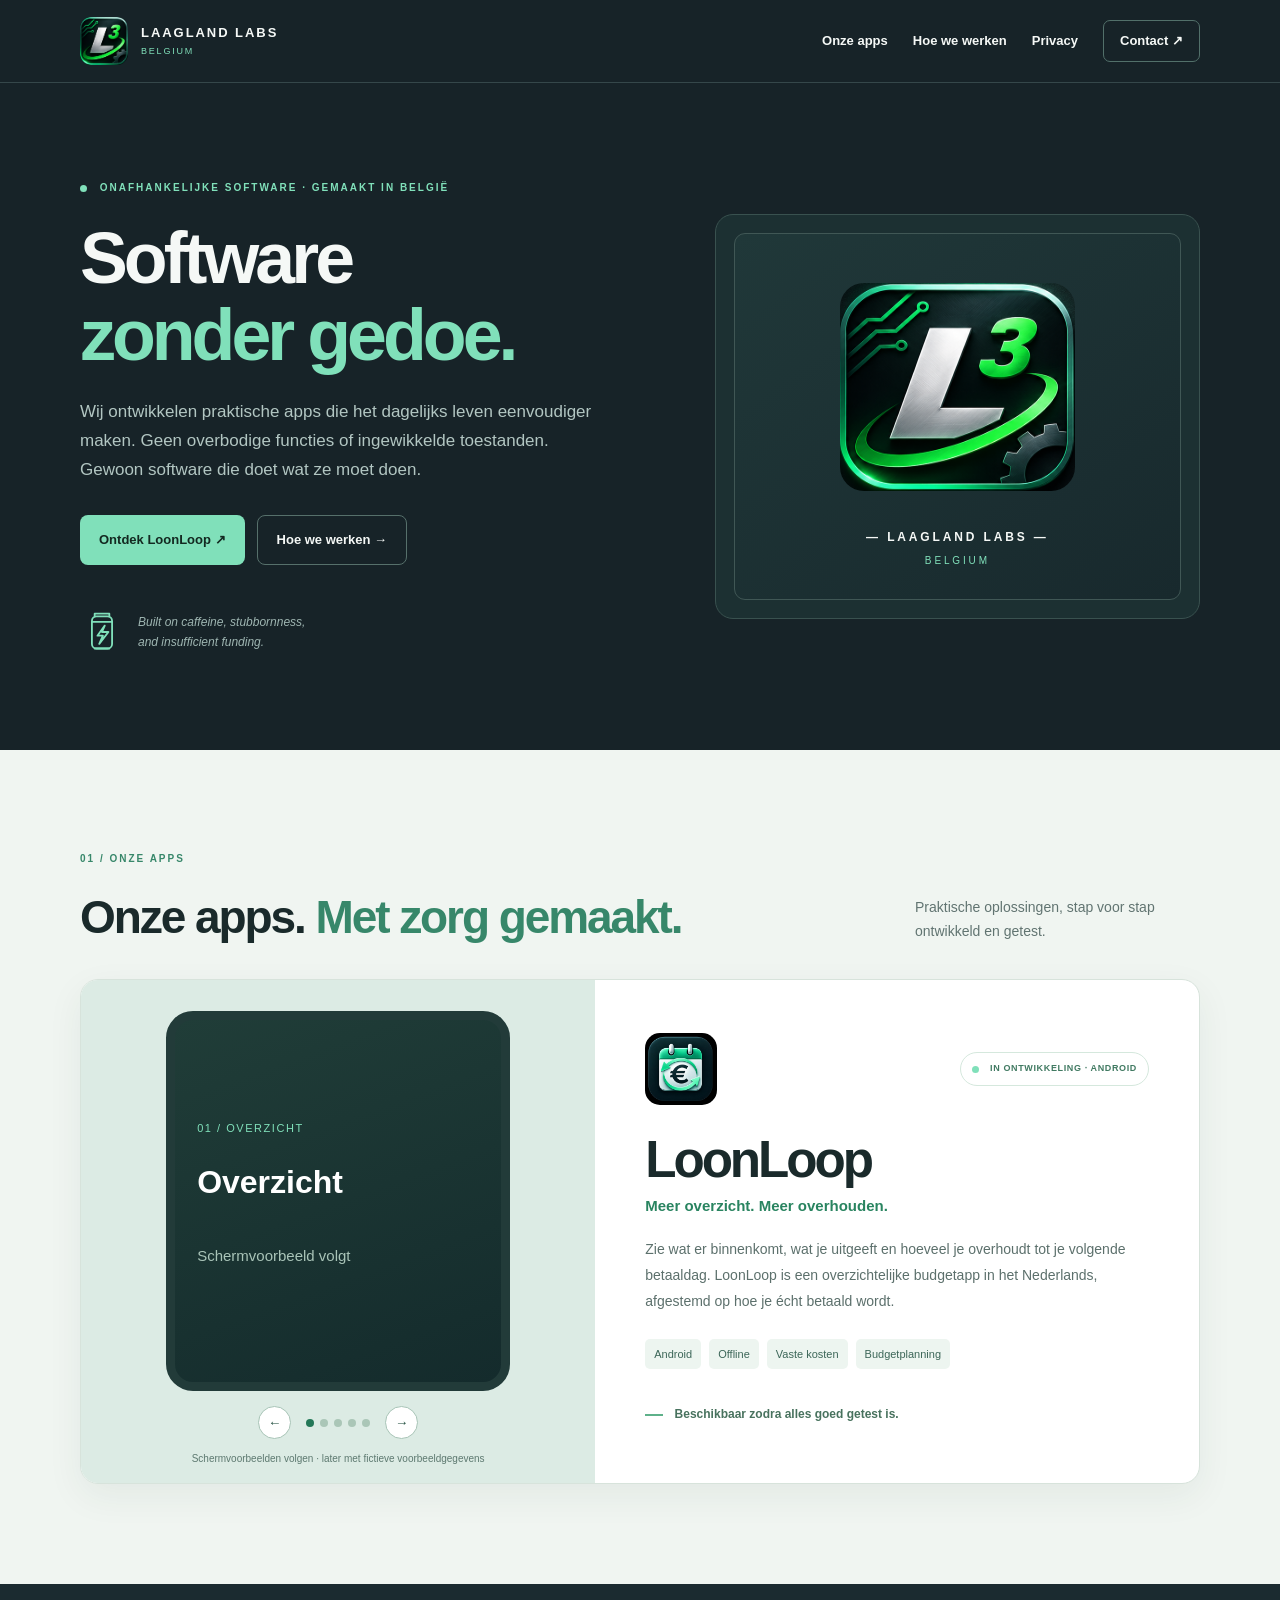
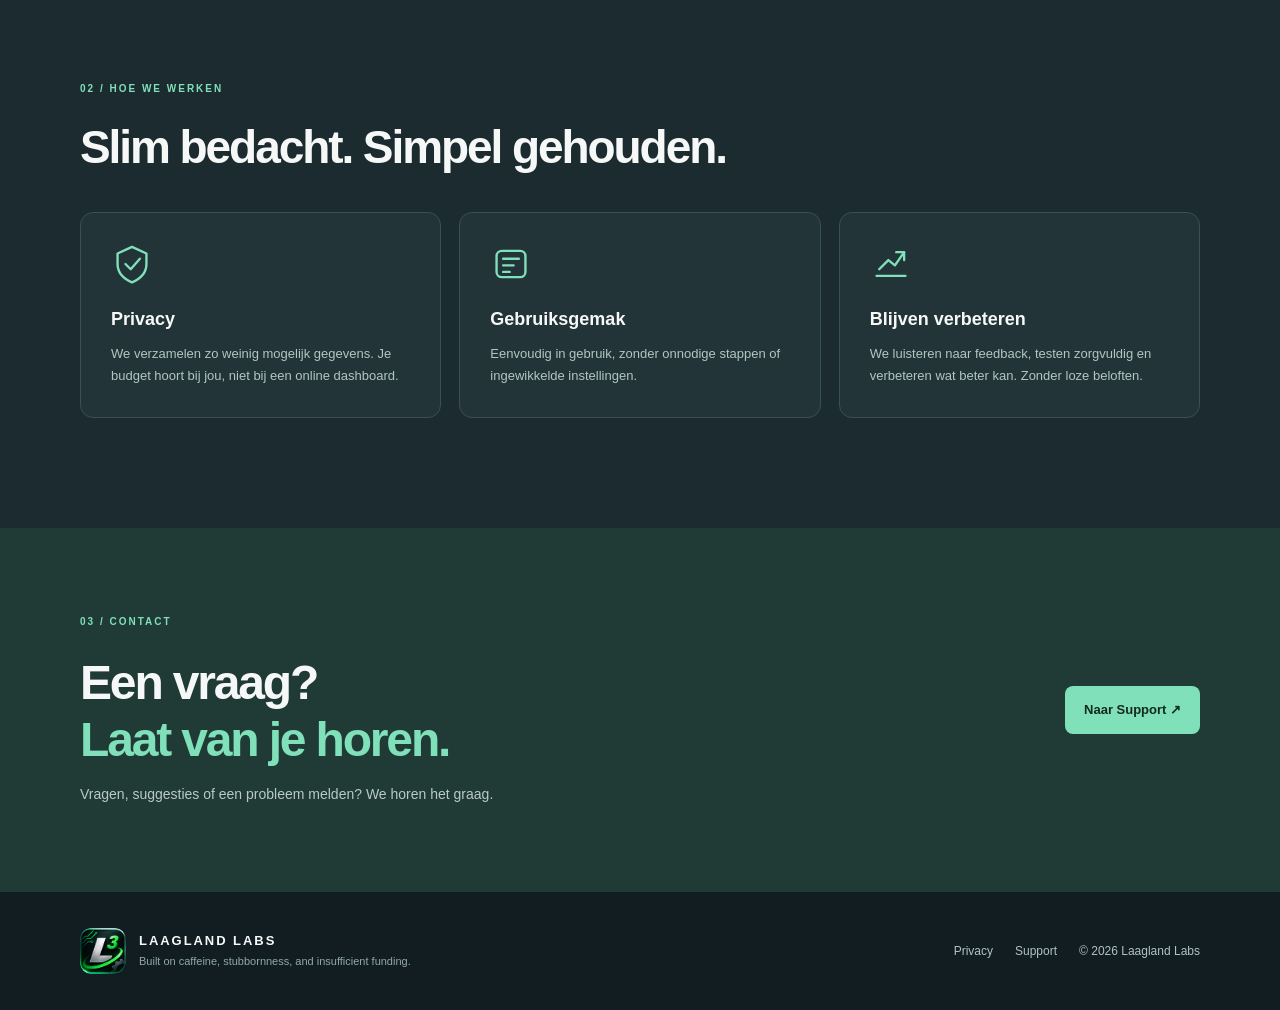
<file: index.html>
<!doctype html><html lang="nl-BE"><head><meta charset="utf-8"><meta name="viewport" content="width=device-width,initial-scale=1"><meta name="theme-color" content="#172328"><meta name="description" content="Laagland Labs ontwikkelt praktische software zonder gedoe. Ontdek LoonLoop, een eenvoudige budgetapp voor België."><title>Laagland Labs — Software zonder gedoe.</title><link rel="icon" href="assets/favicon.svg" type="image/svg+xml"><link rel="stylesheet" href="styles.css"></head><body>
<header class="header"><div class="container nav"><a href="index.html" class="brand" aria-label="Laagland Labs startpagina"><img src="assets/l3-logo-approved.png" width="48" height="48" alt=""><span><strong>LAAGLAND LABS</strong><small>BELGIUM</small></span></a><nav aria-label="Hoofdnavigatie"><a href="#apps">Onze apps</a><a href="#about">Hoe we werken</a><a href="privacy.html">Privacy</a><a class="nav-cta" href="support.html">Contact ↗</a></nav></div></header>
<main><section class="hero container"><div class="hero-copy"><p class="eyebrow"><span class="dot"></span> ONAFHANKELIJKE SOFTWARE · GEMAAKT IN BELGIË</p><h1>Software<br><span>zonder gedoe.</span></h1><p class="lead">Wij ontwikkelen praktische apps die het dagelijks leven eenvoudiger maken. Geen overbodige functies of ingewikkelde toestanden. Gewoon software die doet wat ze moet doen.</p><div class="actions"><a class="btn btn-primary" href="#apps">Ontdek LoonLoop ↗</a><a class="btn btn-outline" href="#about">Hoe we werken →</a></div><div class="slogan"><img class="coffee-icon" src="assets/energy-can.svg" width="44" height="44" alt=""><p>Built on caffeine, stubbornness,<br>and insufficient funding.</p></div></div><div class="hero-art"><div class="hero-art-inner"><div class="mark-stage"><img src="assets/l3-logo-approved.png" width="208" height="208" alt="Laagland Labs L³-logo"></div><div class="art-caption"><span class="art-caption-name">— LAAGLAND LABS —</span><span class="art-caption-location">BELGIUM</span></div></div></div></section>
<section class="apps" id="apps"><div class="container"><div class="section-intro"><div><p class="eyebrow dark">01 / ONZE APPS</p><h2>Onze apps. <span>Met zorg gemaakt.</span></h2></div><p>Praktische oplossingen, stap voor stap ontwikkeld en getest.</p></div><div class="product"><div class="product-visual"><div class="gallery" aria-label="LoonLoop schermvoorbeelden"><div class="gallery-viewport" id="gallery-viewport"><div class="gallery-track" id="gallery-track"><div class="gallery-slide"><div class="placeholder-screen"><span>01 / OVERZICHT</span><strong>Overzicht</strong><p>Schermvoorbeeld volgt</p></div></div><div class="gallery-slide"><div class="placeholder-screen"><span>02 / BUDGET</span><strong>Budget</strong><p>Schermvoorbeeld volgt</p></div></div><div class="gallery-slide"><div class="placeholder-screen"><span>03 / INKOMSTEN</span><strong>Inkomsten</strong><p>Schermvoorbeeld volgt</p></div></div><div class="gallery-slide"><div class="placeholder-screen"><span>04 / UITGAVEN</span><strong>Uitgaven</strong><p>Schermvoorbeeld volgt</p></div></div><div class="gallery-slide"><div class="placeholder-screen"><span>05 / INSTELLINGEN</span><strong>Instellingen</strong><p>Schermvoorbeeld volgt</p></div></div></div></div><div class="gallery-controls"><button type="button" id="gallery-prev" aria-label="Vorig scherm">←</button><div class="gallery-dots" id="gallery-dots" aria-label="Kies een scherm"></div><button type="button" id="gallery-next" aria-label="Volgend scherm">→</button></div></div><span class="preview-note">Schermvoorbeelden volgen · later met fictieve voorbeeldgegevens</span></div><div class="product-info"><div class="product-top"><img src="assets/loonloop-icon-v2.svg" alt="LoonLoop app-logo" width="72" height="72"><span class="status"><span class="dot"></span> IN ONTWIKKELING · ANDROID</span></div><h3>LoonLoop</h3><p class="tagline">Meer overzicht. Meer overhouden.</p><p class="description">Zie wat er binnenkomt, wat je uitgeeft en hoeveel je overhoudt tot je volgende betaaldag. LoonLoop is een overzichtelijke budgetapp in het Nederlands, afgestemd op hoe je écht betaald wordt.</p><div class="chips"><span>Android</span><span>Offline</span><span>Vaste kosten</span><span>Budgetplanning</span></div><div class="availability"><span class="small-line"></span> Beschikbaar zodra alles goed getest is.</div></div></div></div></section>
<section class="values" id="about"><div class="container"><p class="eyebrow">02 / HOE WE WERKEN</p><h2>Slim bedacht. Simpel gehouden.</h2><div class="values-grid"><article><div class="value-icon"><svg viewBox="0 0 32 32" aria-hidden="true"><path d="M16 3 27 8v8c0 7-4 11-11 14C9 27 5 23 5 16V8z"/><path d="m11 16 4 4 7-8"/></svg></div><h3>Privacy</h3><p>We verzamelen zo weinig mogelijk gegevens. Je budget hoort bij jou, niet bij een online dashboard.</p></article><article><div class="value-icon"><svg viewBox="0 0 32 32" aria-hidden="true"><rect x="5" y="6" width="22" height="20" rx="4"/><path d="M10 12h12M10 17h8M10 22h5"/></svg></div><h3>Gebruiksgemak</h3><p>Eenvoudig in gebruik, zonder onnodige stappen of ingewikkelde instellingen.</p></article><article><div class="value-icon"><svg viewBox="0 0 32 32" aria-hidden="true"><path d="M5 25h22M7 20l7-7 5 4 7-10"/><path d="M20 7h6v6"/></svg></div><h3>Blijven verbeteren</h3><p>We luisteren naar feedback, testen zorgvuldig en verbeteren wat beter kan. Zonder loze beloften.</p></article></div></div></section>
<section class="contact"><div class="container contact-row"><div><p class="eyebrow">03 / CONTACT</p><h2>Een vraag?<br><span>Laat van je horen.</span></h2><p>Vragen, suggesties of een probleem melden? We horen het graag.</p></div><a class="btn btn-primary" href="support.html">Naar Support ↗</a></div></section></main>
<footer><div class="container footer"><div class="footer-brand"><img src="assets/l3-logo-approved.png" width="46" height="46" alt=""><div><strong>LAAGLAND LABS</strong><small>Built on caffeine, stubbornness, and insufficient funding.</small></div></div><div class="footer-links"><a href="privacy.html">Privacy</a><a href="support.html">Support</a><span>© <span id="year">2026</span> Laagland Labs</span></div></div></footer><script src="script.js"></script></body></html>
</file>
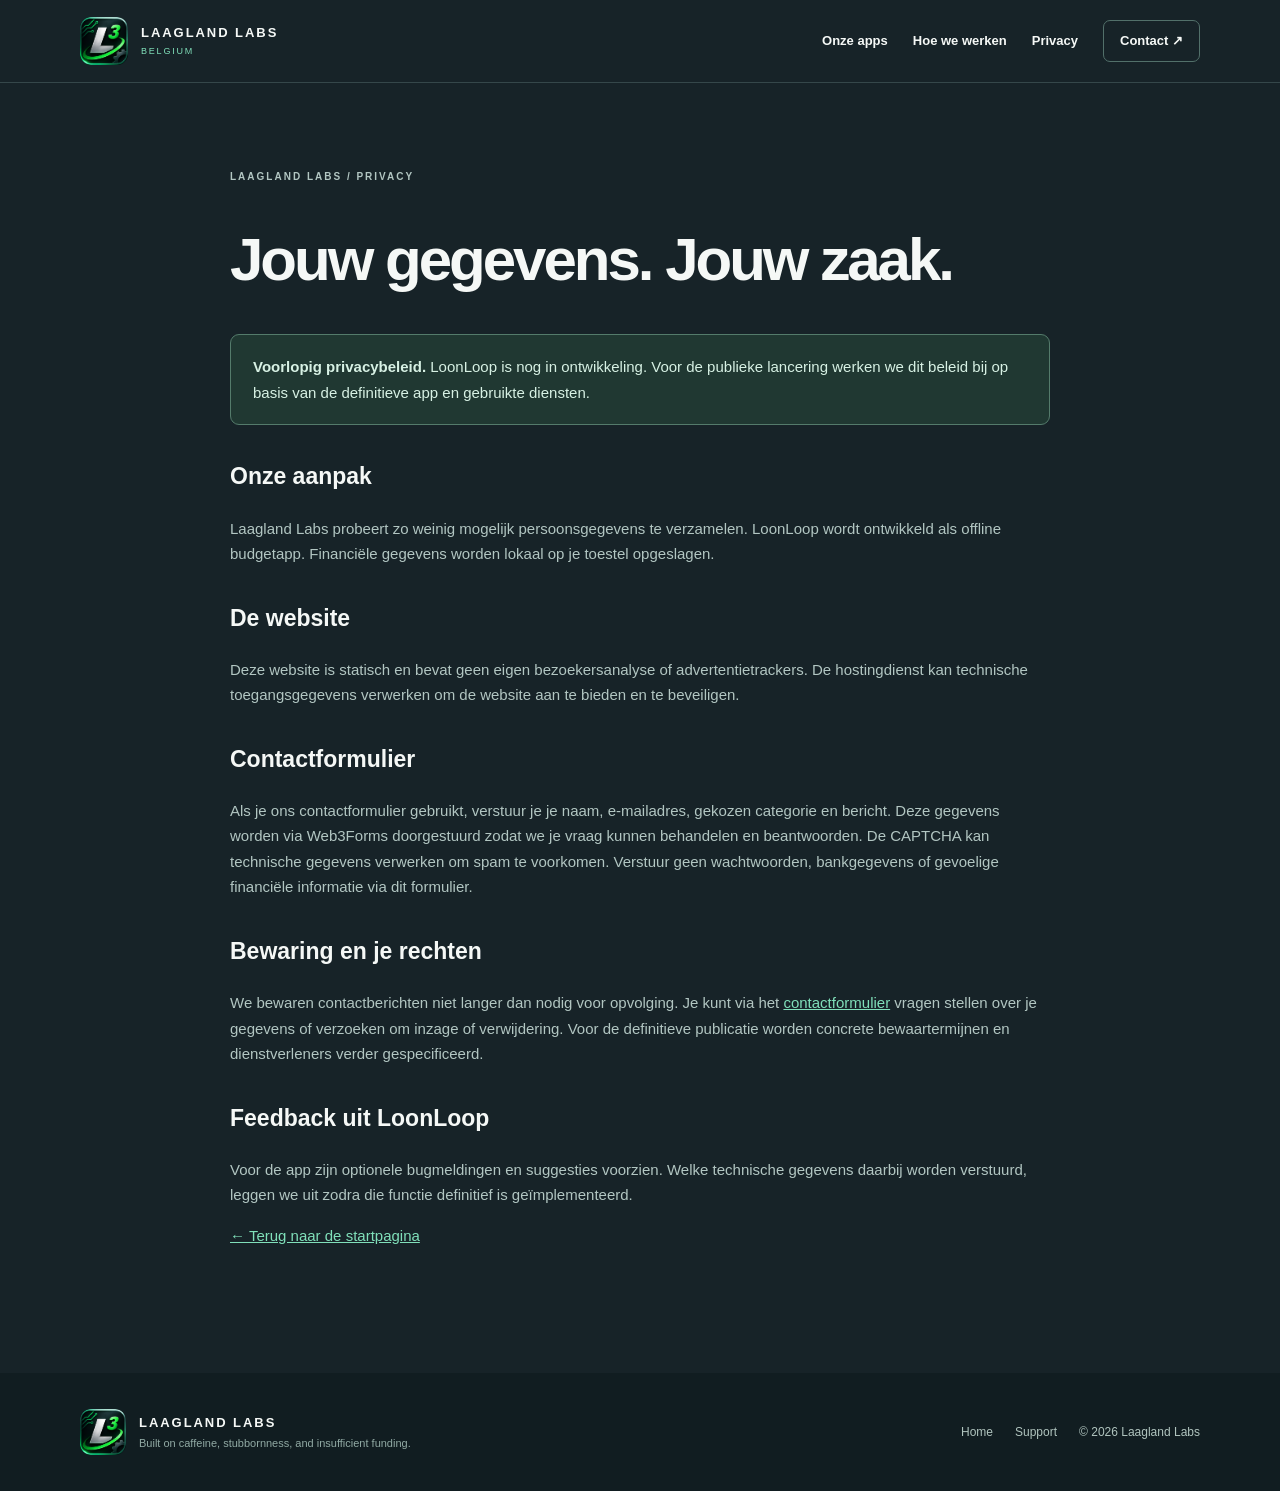
<file: privacy.html>
<!doctype html><html lang="nl-BE"><head><meta charset="utf-8"><meta name="viewport" content="width=device-width,initial-scale=1"><meta name="theme-color" content="#172328"><title>Privacybeleid — Laagland Labs</title><link rel="icon" href="assets/favicon.svg" type="image/svg+xml"><link rel="stylesheet" href="styles.css"></head><body><header class="header"><div class="container nav"><a href="index.html" class="brand"><img src="assets/l3-logo-approved.png" width="48" height="48" alt=""><span><strong>LAAGLAND LABS</strong><small>BELGIUM</small></span></a><nav aria-label="Navigatie"><a href="index.html#apps">Onze apps</a><a href="index.html#about">Hoe we werken</a><a href="privacy.html" aria-current="page">Privacy</a><a class="nav-cta" href="support.html">Contact ↗</a></nav></div></header><main class="container legal"><p class="eyebrow">LAAGLAND LABS / PRIVACY</p><h1>Jouw gegevens. Jouw zaak.</h1><div class="notice"><strong>Voorlopig privacybeleid.</strong> LoonLoop is nog in ontwikkeling. Voor de publieke lancering werken we dit beleid bij op basis van de definitieve app en gebruikte diensten.</div><h2>Onze aanpak</h2><p>Laagland Labs probeert zo weinig mogelijk persoonsgegevens te verzamelen. LoonLoop wordt ontwikkeld als offline budgetapp. Financiële gegevens worden lokaal op je toestel opgeslagen.</p><h2>De website</h2><p>Deze website is statisch en bevat geen eigen bezoekersanalyse of advertentietrackers. De hostingdienst kan technische toegangsgegevens verwerken om de website aan te bieden en te beveiligen.</p><h2>Contactformulier</h2><p>Als je ons contactformulier gebruikt, verstuur je je naam, e-mailadres, gekozen categorie en bericht. Deze gegevens worden via Web3Forms doorgestuurd zodat we je vraag kunnen behandelen en beantwoorden. De CAPTCHA kan technische gegevens verwerken om spam te voorkomen. Verstuur geen wachtwoorden, bankgegevens of gevoelige financiële informatie via dit formulier.</p><h2>Bewaring en je rechten</h2><p>We bewaren contactberichten niet langer dan nodig voor opvolging. Je kunt via het <a href="support.html">contactformulier</a> vragen stellen over je gegevens of verzoeken om inzage of verwijdering. Voor de definitieve publicatie worden concrete bewaartermijnen en dienstverleners verder gespecificeerd.</p><h2>Feedback uit LoonLoop</h2><p>Voor de app zijn optionele bugmeldingen en suggesties voorzien. Welke technische gegevens daarbij worden verstuurd, leggen we uit zodra die functie definitief is geïmplementeerd.</p><p><a href="index.html">← Terug naar de startpagina</a></p></main><footer><div class="container footer"><div class="footer-brand"><img src="assets/l3-logo-approved.png" width="46" height="46" alt=""><div><strong>LAAGLAND LABS</strong><small>Built on caffeine, stubbornness, and insufficient funding.</small></div></div><div class="footer-links"><a href="index.html">Home</a><a href="support.html">Support</a><span>© <span id="year">2026</span> Laagland Labs</span></div></div></footer><script src="script.js"></script></body></html>
</file>
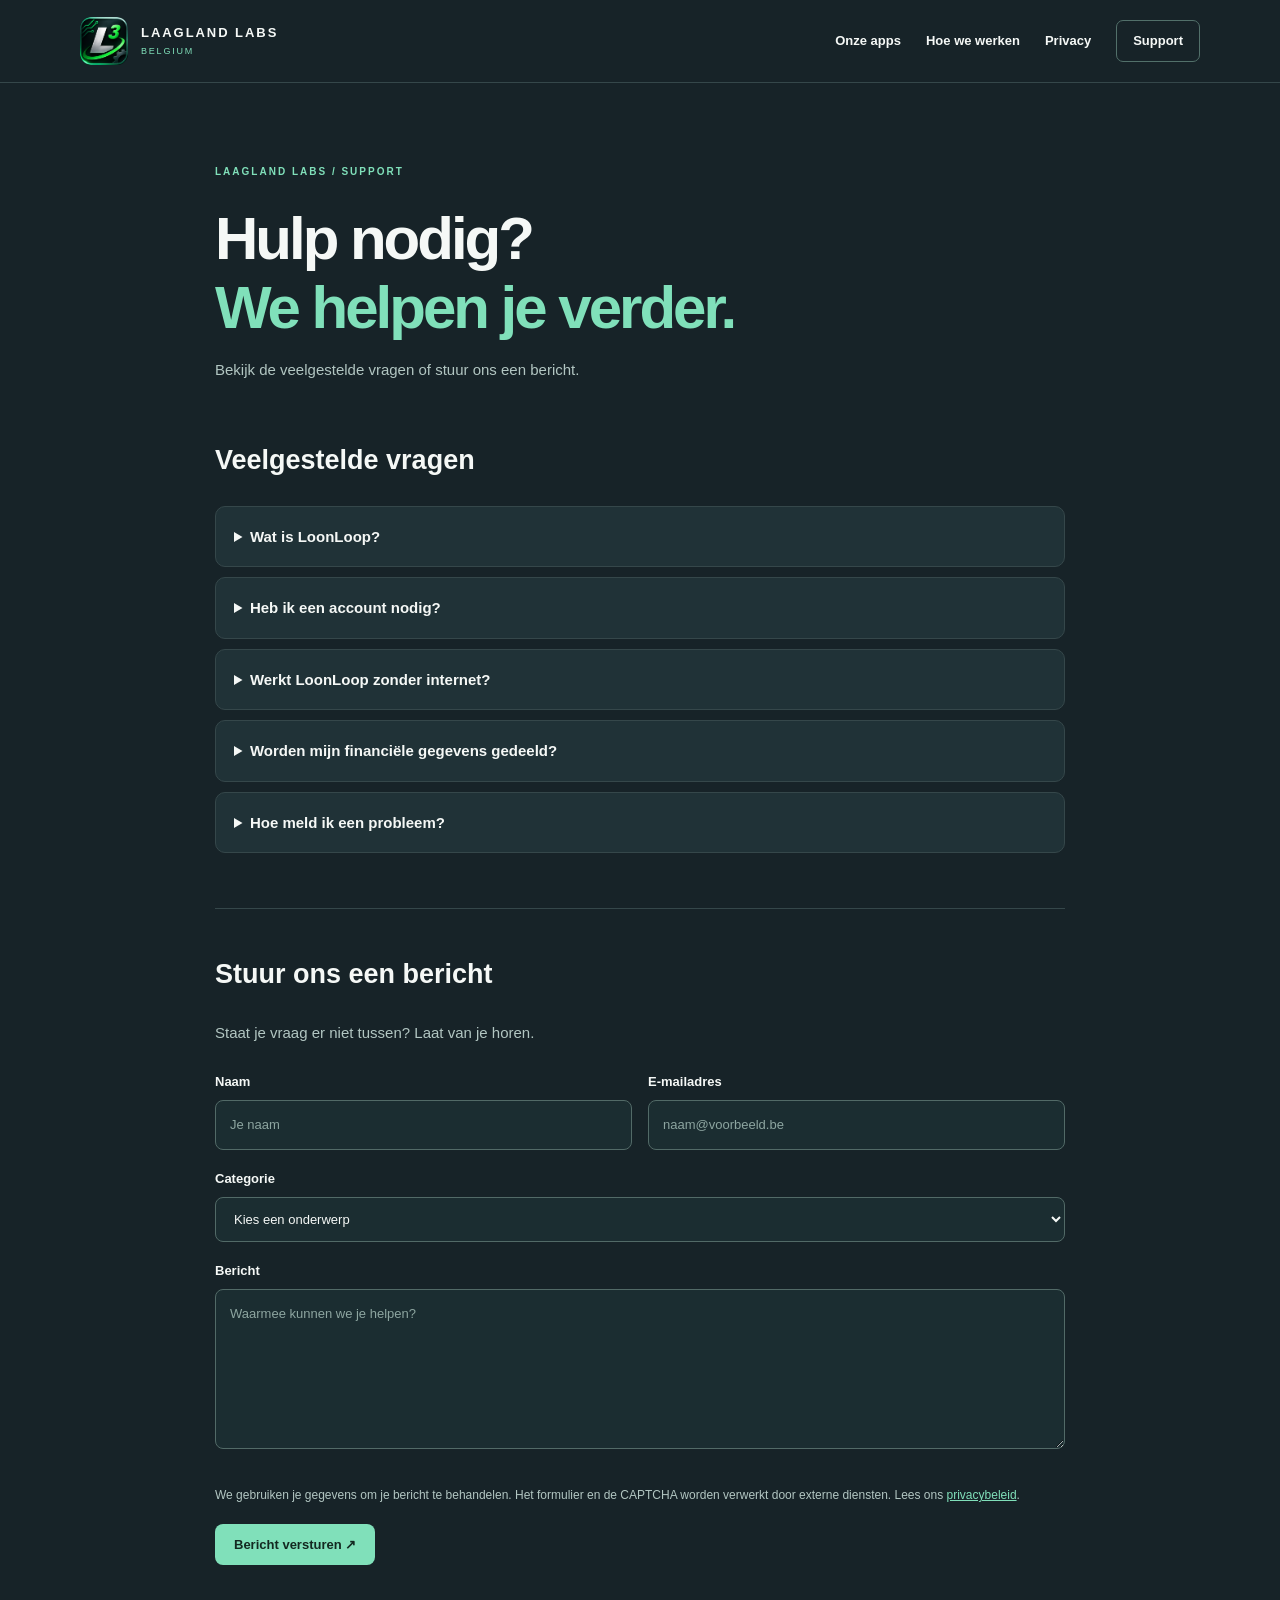
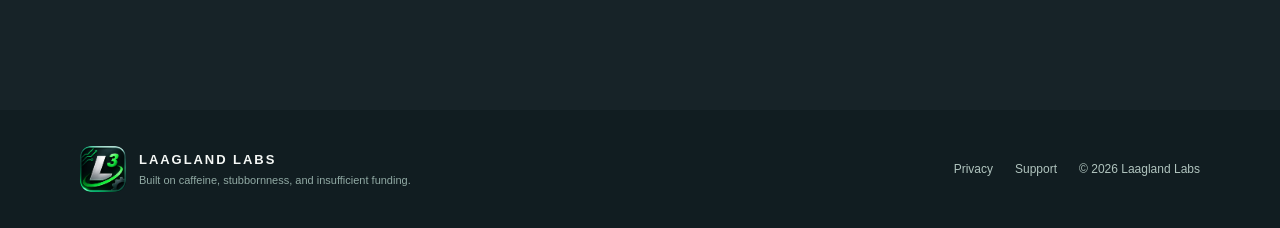
<file: support.html>
<!doctype html><html lang="nl-BE"><head><meta charset="utf-8"><meta name="viewport" content="width=device-width,initial-scale=1"><meta name="theme-color" content="#172328"><meta name="description" content="Veelgestelde vragen en contactformulier voor Laagland Labs en LoonLoop."><title>Support — Laagland Labs</title><link rel="icon" href="assets/favicon.svg" type="image/svg+xml"><link rel="stylesheet" href="styles.css"></head><body><header class="header"><div class="container nav"><a href="index.html" class="brand"><img src="assets/l3-logo-approved.png" width="48" height="48" alt=""><span><strong>LAAGLAND LABS</strong><small>BELGIUM</small></span></a><nav aria-label="Navigatie"><a href="index.html#apps">Onze apps</a><a href="index.html#about">Hoe we werken</a><a href="privacy.html">Privacy</a><a class="nav-cta" href="support.html">Support</a></nav></div></header><main class="container support-page"><p class="eyebrow">LAAGLAND LABS / SUPPORT</p><h1>Hulp nodig?<br><span>We helpen je verder.</span></h1><p class="support-intro">Bekijk de veelgestelde vragen of stuur ons een bericht.</p><section aria-labelledby="faq-title"><h2 id="faq-title">Veelgestelde vragen</h2><div class="faq"><details><summary>Wat is LoonLoop?</summary><p>LoonLoop is een budgetapp waarmee je je inkomsten, uitgaven en vaste kosten opvolgt en ziet hoeveel je overhoudt tot je volgende betaaldag.</p></details><details><summary>Heb ik een account nodig?</summary><p>Nee. De budgetfuncties zijn ontworpen om zonder online account te werken.</p></details><details><summary>Werkt LoonLoop zonder internet?</summary><p>Ja. Je budgetgegevens worden lokaal bewaard. Voor het versturen van feedback is wel een internetverbinding nodig.</p></details><details><summary>Worden mijn financiële gegevens gedeeld?</summary><p>Je budgetgegevens blijven lokaal op je toestel en worden niet automatisch naar Laagland Labs verstuurd.</p></details><details><summary>Hoe meld ik een probleem?</summary><p>Gebruik het contactformulier hieronder. Vermeld bij voorkeur wat je deed toen het probleem optrad.</p></details></div></section><section class="support-form-section" aria-labelledby="contact-title"><h2 id="contact-title">Stuur ons een bericht</h2><p>Staat je vraag er niet tussen? Laat van je horen.</p><form id="contact-form" class="support-form" action="https://api.web3forms.com/submit" method="POST"><input type="hidden" name="access_key" value="66118811-1e1e-4b6c-9589-f98679492c2a"><input type="hidden" name="subject" value="Laagland Labs - Feedback"><input type="hidden" name="from_name" value="Laagland Labs Website"><input type="hidden" name="Bron" value="Website"><div class="form-honeypot" aria-hidden="true"><label for="botcheck">Laat dit veld leeg</label><input id="botcheck" type="checkbox" name="botcheck" tabindex="-1" autocomplete="off"></div><div class="form-two"><label>Naam<input name="Naam" type="text" autocomplete="name" maxlength="120" required placeholder="Je naam"></label><label>E-mailadres<input name="email" type="email" autocomplete="email" maxlength="254" required placeholder="naam@voorbeeld.be"></label></div><label>Categorie<select name="Categorie" required><option value="" disabled selected>Kies een onderwerp</option><option>Algemene vraag</option><option>Vraag over LoonLoop</option><option>Bugmelding</option><option>Suggestie</option><option>Samenwerking</option><option>Andere</option></select></label><label>Bericht<textarea name="Bericht" rows="6" maxlength="10000" required placeholder="Waarmee kunnen we je helpen?"></textarea></label><div class="h-captcha" data-captcha="true" data-theme="dark" data-lang="nl"></div><p class="form-privacy">We gebruiken je gegevens om je bericht te behandelen. Het formulier en de CAPTCHA worden verwerkt door externe diensten. Lees ons <a href="privacy.html">privacybeleid</a>.</p><button class="btn btn-primary" type="submit">Bericht versturen ↗</button><p id="form-status" class="form-status" role="status" aria-live="polite"></p></form></section></main><footer><div class="container footer"><div class="footer-brand"><img src="assets/l3-logo-approved.png" width="46" height="46" alt=""><div><strong>LAAGLAND LABS</strong><small>Built on caffeine, stubbornness, and insufficient funding.</small></div></div><div class="footer-links"><a href="privacy.html">Privacy</a><a href="support.html">Support</a><span>© <span id="year">2026</span> Laagland Labs</span></div></div></footer><script src="https://web3forms.com/client/script.js" async defer></script><script src="script.js"></script></body></html>
</file>
<file: styles.css>
:root{--bg:#172328;--mint:#80e0ba;--text:#f5f8f6;--muted:#b2c6c2;--line:#35474a;--paper:#f0f5f1;--ink:#1a2a2b}*{box-sizing:border-box}html{scroll-behavior:smooth}body{margin:0;background:var(--bg);color:var(--text);font:15px/1.7 Inter,'Segoe UI',Arial,sans-serif}a{color:inherit;text-decoration:none}a:focus-visible,button:focus-visible{outline:2px solid var(--mint);outline-offset:3px}img{max-width:100%;display:block}.container{width:min(1120px,calc(100% - 48px));margin:auto}.header{background:#172328;border-bottom:1px solid var(--line);position:sticky;top:0;z-index:10}.nav{min-height:82px;display:flex;align-items:center;justify-content:space-between;gap:20px}.brand,.footer-brand{display:flex;align-items:center;gap:13px}.brand img,.footer-brand img{border-radius:11px}.brand strong,.footer-brand strong{display:block;font-size:13px;letter-spacing:.15em}.brand small{display:block;color:var(--mint);font-size:9px;letter-spacing:.2em}.nav nav{display:flex;align-items:center;gap:25px;font-size:13px;font-weight:600}.nav nav a:hover,.footer-links a:hover{color:var(--mint)}.nav-cta{border:1px solid #52706a;padding:9px 16px;border-radius:7px}.hero{display:grid;grid-template-columns:1.08fr .92fr;gap:65px;align-items:center;padding:96px 0;min-height:610px}.eyebrow{font-size:10px;letter-spacing:.2em;font-weight:800;color:var(--mint);margin:0 0 24px}.dot{display:inline-block;width:7px;height:7px;background:var(--mint);border-radius:50%;margin-right:8px;vertical-align:middle}.hero h1{font-size:clamp(48px,5.6vw,75px);line-height:1.07;letter-spacing:-.055em;margin:0 0 25px}.hero h1 span,.contact h2 span,.support-page h1 span{color:var(--mint)}.lead{color:var(--muted);font-size:17px;max-width:520px}.actions{display:flex;flex-wrap:wrap;gap:12px;margin-top:30px}.btn{display:inline-flex;align-items:center;justify-content:center;gap:20px;border-radius:8px;padding:13px 19px;font-size:13px;font-weight:750;cursor:pointer}.btn-primary{background:var(--mint);color:#132921;border:0}.btn-primary:hover{background:#a6f0d0}.btn-outline{border:1px solid #56706b}.slogan{display:flex;align-items:center;gap:14px;margin-top:45px;color:#9eb5b1;font-size:12px;font-style:italic}.slogan p{margin:0}.coffee-icon{width:44px;height:44px}.hero-art{border:1px solid #39514f;background:#1c3032;border-radius:18px;padding:18px;min-height:405px;display:grid}.hero-art-inner{border:1px solid #405755;border-radius:11px;display:flex;flex-direction:column;justify-content:space-between;padding:30px;background:linear-gradient(145deg,#203839,#18292d)}.mark-stage{flex:1;display:grid;place-items:center}.mark-stage img{width:min(235px,72%);border-radius:24px}.art-caption{display:flex;flex-direction:column;align-items:center;gap:5px;text-align:center;padding-top:16px;letter-spacing:.19em}.art-caption-name{font-size:12px;font-weight:700}.art-caption-location{font-size:10px;color:var(--mint)}.apps{background:var(--paper);color:var(--ink);padding:100px 0}.section-intro{display:flex;align-items:end;justify-content:space-between;gap:30px;margin-bottom:35px}.eyebrow.dark{color:#37876a}.section-intro h2,.values h2{font-size:clamp(32px,4vw,46px);letter-spacing:-.045em;line-height:1.15;margin:0}.section-intro h2 span{color:#37876a}.section-intro>p{color:#617471;max-width:285px;font-size:14px;margin:0}.product{background:white;border:1px solid #d7e3db;border-radius:18px;overflow:hidden;display:grid;grid-template-columns:.92fr 1.08fr;box-shadow:0 12px 36px #1d3e3410}.product-visual{background:#dcebe4;padding:28px 28px 16px;display:flex;flex-direction:column;align-items:center;justify-content:center;min-width:0}.product-info{padding:53px 50px}.product-top{display:flex;align-items:center;justify-content:space-between;gap:16px}.product-top img{border-radius:15px}.status{font-size:9px;font-weight:800;letter-spacing:.07em;color:#417a62;border:1px solid #d5e8dd;padding:8px 11px;border-radius:20px;white-space:nowrap}.product h3{font-size:clamp(38px,4vw,54px);letter-spacing:-.06em;margin:27px 0 5px;line-height:1.1}.tagline{font-size:15px;font-weight:750;color:#298460;margin:0 0 18px}.description{font-size:14px;line-height:1.85;color:#5c706c;margin:0}.chips{display:flex;flex-wrap:wrap;gap:8px;margin-top:24px}.chips span{font-size:11px;background:#edf5f0;color:#3c6658;padding:6px 9px;border-radius:5px}.availability{font-size:12px;font-weight:700;color:#48725e;margin-top:35px}.small-line{display:inline-block;width:18px;height:2px;background:#5eb18a;vertical-align:middle;margin-right:8px}.gallery{width:min(100%,350px)}.gallery-viewport{overflow:hidden;border-radius:19px;touch-action:pan-y}.gallery-track{display:flex;transition:transform .3s ease}.gallery-slide{flex:0 0 100%;padding:3px}.placeholder-screen{height:380px;border:9px solid #223b39;border-radius:27px;background:linear-gradient(160deg,#203d38,#142b2c);color:white;padding:30px 22px;display:flex;flex-direction:column;align-items:flex-start;justify-content:center;gap:18px}.placeholder-screen span{color:var(--mint);font-size:11px;letter-spacing:.14em}.placeholder-screen strong{font-size:32px}.placeholder-screen p{color:#a9c4b8}.gallery-controls{display:flex;align-items:center;justify-content:center;gap:15px;margin-top:12px}.gallery-controls button{border:1px solid #a7c4b6;border-radius:50%;background:white;color:#275344;width:33px;height:33px;cursor:pointer}.gallery-dots{display:flex;gap:6px}.gallery-dots button{width:8px;height:8px;border:0;padding:0;background:#aac6b7}.gallery-dots button.active{background:#247858}.preview-note{color:#5d7970;font-size:10px;margin-top:11px;text-align:center}.values{padding:96px 0 110px;background:#1b2b30}.values h2{margin-bottom:38px}.values-grid{display:grid;grid-template-columns:repeat(3,1fr);gap:18px}.values-grid article{padding:30px;border:1px solid #3b5052;border-radius:13px;background:#223438}.value-icon{width:42px;height:42px;color:var(--mint)}.value-icon svg{width:100%;height:100%;fill:none;stroke:currentColor;stroke-width:1.8;stroke-linecap:round;stroke-linejoin:round}.values h3{font-size:18px;margin:19px 0 8px}.values article p{font-size:13px;color:var(--muted);margin:0}.contact{padding:85px 0;background:#203a36}.contact-row{display:flex;align-items:center;justify-content:space-between;gap:35px}.contact h2{font-size:clamp(32px,4vw,48px);letter-spacing:-.045em;line-height:1.2;margin:0 0 14px}.contact p:not(.eyebrow){color:#b7cbc4;font-size:14px;margin:0}footer{background:#111d21;padding:36px 0}.footer{display:flex;justify-content:space-between;align-items:center;gap:30px}.footer-brand small{display:block;color:#91aaa4;font-size:11px}.footer-links{display:flex;align-items:center;flex-wrap:wrap;gap:22px;color:#b0c4be;font-size:12px}.legal{max-width:820px;padding:85px 0 110px}.legal h1,.support-page h1{font-size:clamp(38px,5vw,60px);letter-spacing:-.05em;line-height:1.15}.legal h2{font-size:23px;margin-top:32px}.legal p,.legal li{color:var(--muted)}.legal a{color:var(--mint);text-decoration:underline}.notice{padding:19px 22px;border:1px solid #547b6b;border-radius:9px;background:#203832;color:#d7f1e4}.support-page{max-width:850px;padding-top:80px;padding-bottom:105px}.support-page h1{margin:0}.support-intro,.support-form-section>p{color:var(--muted)}.support-page section{margin-top:55px}.support-page h2{font-size:27px}.faq details{border:1px solid var(--line);border-radius:10px;margin:10px 0;padding:0 18px;background:#203237}.faq summary{cursor:pointer;padding:17px 0;font-weight:650}.faq details p{color:var(--muted);margin:0 0 18px}.support-form-section{border-top:1px solid var(--line);padding-top:20px}.support-form{display:grid;gap:18px;margin-top:25px}.support-form label{display:grid;gap:7px;font-size:13px;font-weight:650}.form-two{display:grid;grid-template-columns:1fr 1fr;gap:16px}.support-form input,.support-form select,.support-form textarea{width:100%;border:1px solid #526a67;background:#1b2d31;color:var(--text);padding:13px 14px;border-radius:8px;font:inherit;font-weight:400}.support-form textarea{resize:vertical}.support-form input:focus,.support-form select:focus,.support-form textarea:focus{outline:2px solid var(--mint);outline-offset:2px}.support-form input::placeholder,.support-form textarea::placeholder{color:#8da5a0}.support-form .btn{justify-self:start}.support-form .btn:disabled{opacity:.6;cursor:wait}.form-privacy{color:var(--muted);font-size:12px;margin:0}.form-privacy a{color:var(--mint);text-decoration:underline}.form-status{margin:0;min-height:1.5em;color:var(--mint)}.form-status.error{color:#ffb0a8}.form-honeypot{position:absolute;left:-10000px;width:1px;height:1px;overflow:hidden}@media(max-width:900px){.hero{gap:28px;padding:70px 0}.hero-art{min-height:320px}.product-info{padding:35px}.nav nav{gap:16px}}@media(max-width:700px){.container{width:calc(100% - 36px)}.nav{min-height:72px}.brand strong{font-size:11px}.brand small{font-size:8px}.nav nav a:not(.nav-cta){display:none}.nav-cta{padding:8px 10px}.hero{grid-template-columns:1fr;padding:60px 0;gap:32px}.hero h1{font-size:clamp(46px,10vw,64px)}.hero-art{min-height:270px}.mark-stage img{width:180px}.apps,.values{padding:70px 0}.section-intro{display:block}.section-intro>p{margin-top:15px}.product{grid-template-columns:1fr}.product-visual{padding:18px}.product-info{padding:30px}.product-top{align-items:start}.status{font-size:8px}.values-grid{grid-template-columns:1fr}.contact{padding:70px 0}.contact-row{align-items:start;flex-direction:column}.footer{align-items:start;flex-direction:column}.footer-links{gap:16px}.form-two{grid-template-columns:1fr}.support-page{padding-top:55px}}@media(prefers-reduced-motion:reduce){html{scroll-behavior:auto}.gallery-track{transition:none}}
</file>
